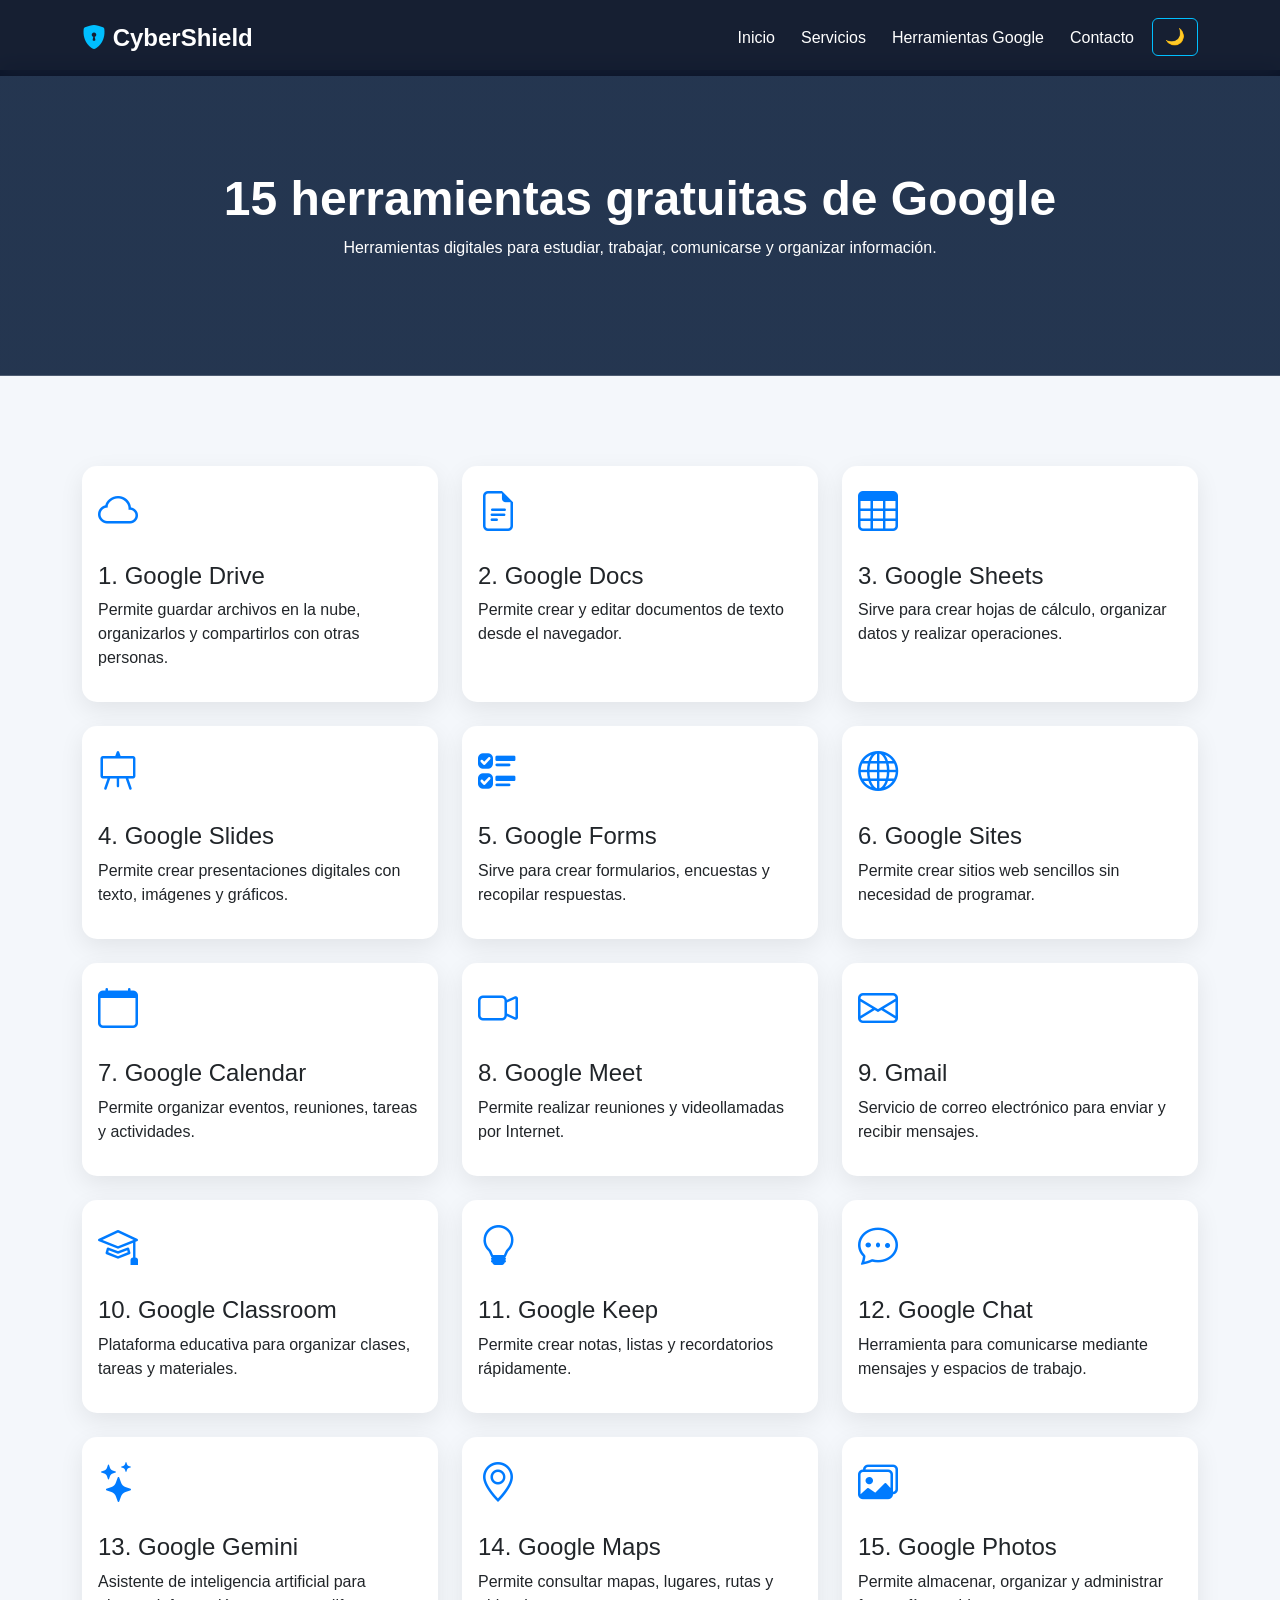
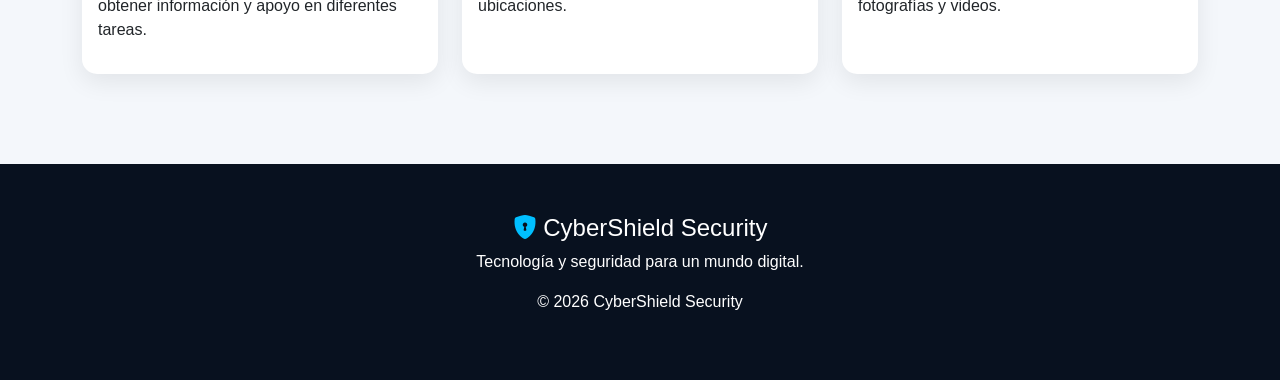
<file: . herramientas.html>
<!DOCTYPE html>
<html lang="es">
<head>

    <meta charset="UTF-8">
    <meta name="viewport" content="width=device-width, initial-scale=1.0">

    <title>Herramientas Google | CyberShield</title>

    <link href="https://cdn.jsdelivr.net/npm/bootstrap@5.3.3/dist/css/bootstrap.min.css"
          rel="stylesheet">

    <link rel="stylesheet"
          href="https://cdn.jsdelivr.net/npm/bootstrap-icons@1.11.3/font/bootstrap-icons.min.css">

    <link rel="stylesheet" href="style.css">

</head>

<body>


<!-- NAVBAR -->

<nav class="navbar navbar-expand-lg fixed-top">

    <div class="container">

        <a class="navbar-brand fw-bold" href="index.html">

            <i class="bi bi-shield-lock-fill"></i>

            CyberShield

        </a>


        <button class="navbar-toggler"
                data-bs-toggle="collapse"
                data-bs-target="#menu">

            <span class="navbar-toggler-icon"></span>

        </button>


        <div class="collapse navbar-collapse" id="menu">

            <ul class="navbar-nav ms-auto">

                <li class="nav-item">
                    <a class="nav-link" href="index.html">
                        Inicio
                    </a>
                </li>

                <li class="nav-item">
                    <a class="nav-link" href="servicios.html">
                        Servicios
                    </a>
                </li>

                <li class="nav-item">
                    <a class="nav-link active" href="herramientas.html">
                        Herramientas Google
                    </a>
                </li>

                <li class="nav-item">
                    <a class="nav-link" href="contacto.html">
                        Contacto
                    </a>
                </li>

                <li class="nav-item">
                    <button id="themeButton"
                            class="btn theme-btn">
                        🌙
                    </button>
                </li>

            </ul>

        </div>

    </div>

</nav>


<!-- HEADER -->

<section class="page-header">

    <div class="container text-center">

        <h1>
            15 herramientas gratuitas de Google
        </h1>

        <p>
            Herramientas digitales para estudiar,
            trabajar, comunicarse y organizar información.
        </p>

    </div>

</section>


<!-- HERRAMIENTAS -->

<section class="section">

    <div class="container">

        <div class="row g-4">


            <!-- 1 -->

            <div class="col-md-6 col-lg-4">

                <div class="card tool-card">

                    <div class="card-body">

                        <div class="tool-icon">
                            <i class="bi bi-cloud"></i>
                        </div>

                        <h4>1. Google Drive</h4>

                        <p>
                            Permite guardar archivos en la nube,
                            organizarlos y compartirlos con otras personas.
                        </p>

                    </div>

                </div>

            </div>


            <!-- 2 -->

            <div class="col-md-6 col-lg-4">

                <div class="card tool-card">

                    <div class="card-body">

                        <div class="tool-icon">
                            <i class="bi bi-file-earmark-text"></i>
                        </div>

                        <h4>2. Google Docs</h4>

                        <p>
                            Permite crear y editar documentos
                            de texto desde el navegador.
                        </p>

                    </div>

                </div>

            </div>


            <!-- 3 -->

            <div class="col-md-6 col-lg-4">

                <div class="card tool-card">

                    <div class="card-body">

                        <div class="tool-icon">
                            <i class="bi bi-table"></i>
                        </div>

                        <h4>3. Google Sheets</h4>

                        <p>
                            Sirve para crear hojas de cálculo,
                            organizar datos y realizar operaciones.
                        </p>

                    </div>

                </div>

            </div>


            <!-- 4 -->

            <div class="col-md-6 col-lg-4">

                <div class="card tool-card">

                    <div class="card-body">

                        <div class="tool-icon">
                            <i class="bi bi-easel"></i>
                        </div>

                        <h4>4. Google Slides</h4>

                        <p>
                            Permite crear presentaciones
                            digitales con texto, imágenes y gráficos.
                        </p>

                    </div>

                </div>

            </div>


            <!-- 5 -->

            <div class="col-md-6 col-lg-4">

                <div class="card tool-card">

                    <div class="card-body">

                        <div class="tool-icon">
                            <i class="bi bi-ui-checks"></i>
                        </div>

                        <h4>5. Google Forms</h4>

                        <p>
                            Sirve para crear formularios,
                            encuestas y recopilar respuestas.
                        </p>

                    </div>

                </div>

            </div>


            <!-- 6 -->

            <div class="col-md-6 col-lg-4">

                <div class="card tool-card">

                    <div class="card-body">

                        <div class="tool-icon">
                            <i class="bi bi-globe"></i>
                        </div>

                        <h4>6. Google Sites</h4>

                        <p>
                            Permite crear sitios web sencillos
                            sin necesidad de programar.
                        </p>

                    </div>

                </div>

            </div>


            <!-- 7 -->

            <div class="col-md-6 col-lg-4">

                <div class="card tool-card">

                    <div class="card-body">

                        <div class="tool-icon">
                            <i class="bi bi-calendar"></i>
                        </div>

                        <h4>7. Google Calendar</h4>

                        <p>
                            Permite organizar eventos,
                            reuniones, tareas y actividades.
                        </p>

                    </div>

                </div>

            </div>


            <!-- 8 -->

            <div class="col-md-6 col-lg-4">

                <div class="card tool-card">

                    <div class="card-body">

                        <div class="tool-icon">
                            <i class="bi bi-camera-video"></i>
                        </div>

                        <h4>8. Google Meet</h4>

                        <p>
                            Permite realizar reuniones y
                            videollamadas por Internet.
                        </p>

                    </div>

                </div>

            </div>


            <!-- 9 -->

            <div class="col-md-6 col-lg-4">

                <div class="card tool-card">

                    <div class="card-body">

                        <div class="tool-icon">
                            <i class="bi bi-envelope"></i>
                        </div>

                        <h4>9. Gmail</h4>

                        <p>
                            Servicio de correo electrónico
                            para enviar y recibir mensajes.
                        </p>

                    </div>

                </div>

            </div>


            <!-- 10 -->

            <div class="col-md-6 col-lg-4">

                <div class="card tool-card">

                    <div class="card-body">

                        <div class="tool-icon">
                            <i class="bi bi-mortarboard"></i>
                        </div>

                        <h4>10. Google Classroom</h4>

                        <p>
                            Plataforma educativa para organizar
                            clases, tareas y materiales.
                        </p>

                    </div>

                </div>

            </div>


            <!-- 11 -->

            <div class="col-md-6 col-lg-4">

                <div class="card tool-card">

                    <div class="card-body">

                        <div class="tool-icon">
                            <i class="bi bi-lightbulb"></i>
                        </div>

                        <h4>11. Google Keep</h4>

                        <p>
                            Permite crear notas, listas y
                            recordatorios rápidamente.
                        </p>

                    </div>

                </div>

            </div>


            <!-- 12 -->

            <div class="col-md-6 col-lg-4">

                <div class="card tool-card">

                    <div class="card-body">

                        <div class="tool-icon">
                            <i class="bi bi-chat-dots"></i>
                        </div>

                        <h4>12. Google Chat</h4>

                        <p>
                            Herramienta para comunicarse mediante
                            mensajes y espacios de trabajo.
                        </p>

                    </div>

                </div>

            </div>


            <!-- 13 -->

            <div class="col-md-6 col-lg-4">

                <div class="card tool-card">

                    <div class="card-body">

                        <div class="tool-icon">
                            <i class="bi bi-stars"></i>
                        </div>

                        <h4>13. Google Gemini</h4>

                        <p>
                            Asistente de inteligencia artificial
                            para obtener información y apoyo en diferentes tareas.
                        </p>

                    </div>

                </div>

            </div>


            <!-- 14 -->

            <div class="col-md-6 col-lg-4">

                <div class="card tool-card">

                    <div class="card-body">

                        <div class="tool-icon">
                            <i class="bi bi-geo-alt"></i>
                        </div>

                        <h4>14. Google Maps</h4>

                        <p>
                            Permite consultar mapas, lugares,
                            rutas y ubicaciones.
                        </p>

                    </div>

                </div>

            </div>


            <!-- 15 -->

            <div class="col-md-6 col-lg-4">

                <div class="card tool-card">

                    <div class="card-body">

                        <div class="tool-icon">
                            <i class="bi bi-images"></i>
                        </div>

                        <h4>15. Google Photos</h4>

                        <p>
                            Permite almacenar, organizar y
                            administrar fotografías y videos.
                        </p>

                    </div>

                </div>

            </div>


        </div>

    </div>

</section>


<!-- FOOTER -->

<footer>

    <div class="container text-center">

        <h4>
            <i class="bi bi-shield-lock-fill"></i>
            CyberShield Security
        </h4>

        <p>
            Tecnología y seguridad para un mundo digital.
        </p>

        <p>
            © 2026 CyberShield Security
        </p>

    </div>

</footer>


<script src="https://cdn.jsdelivr.net/npm/bootstrap@5.3.3/dist/js/bootstrap.bundle.min.js"></script>

<script src="script.js"></script>

</body>
</html>
</file>
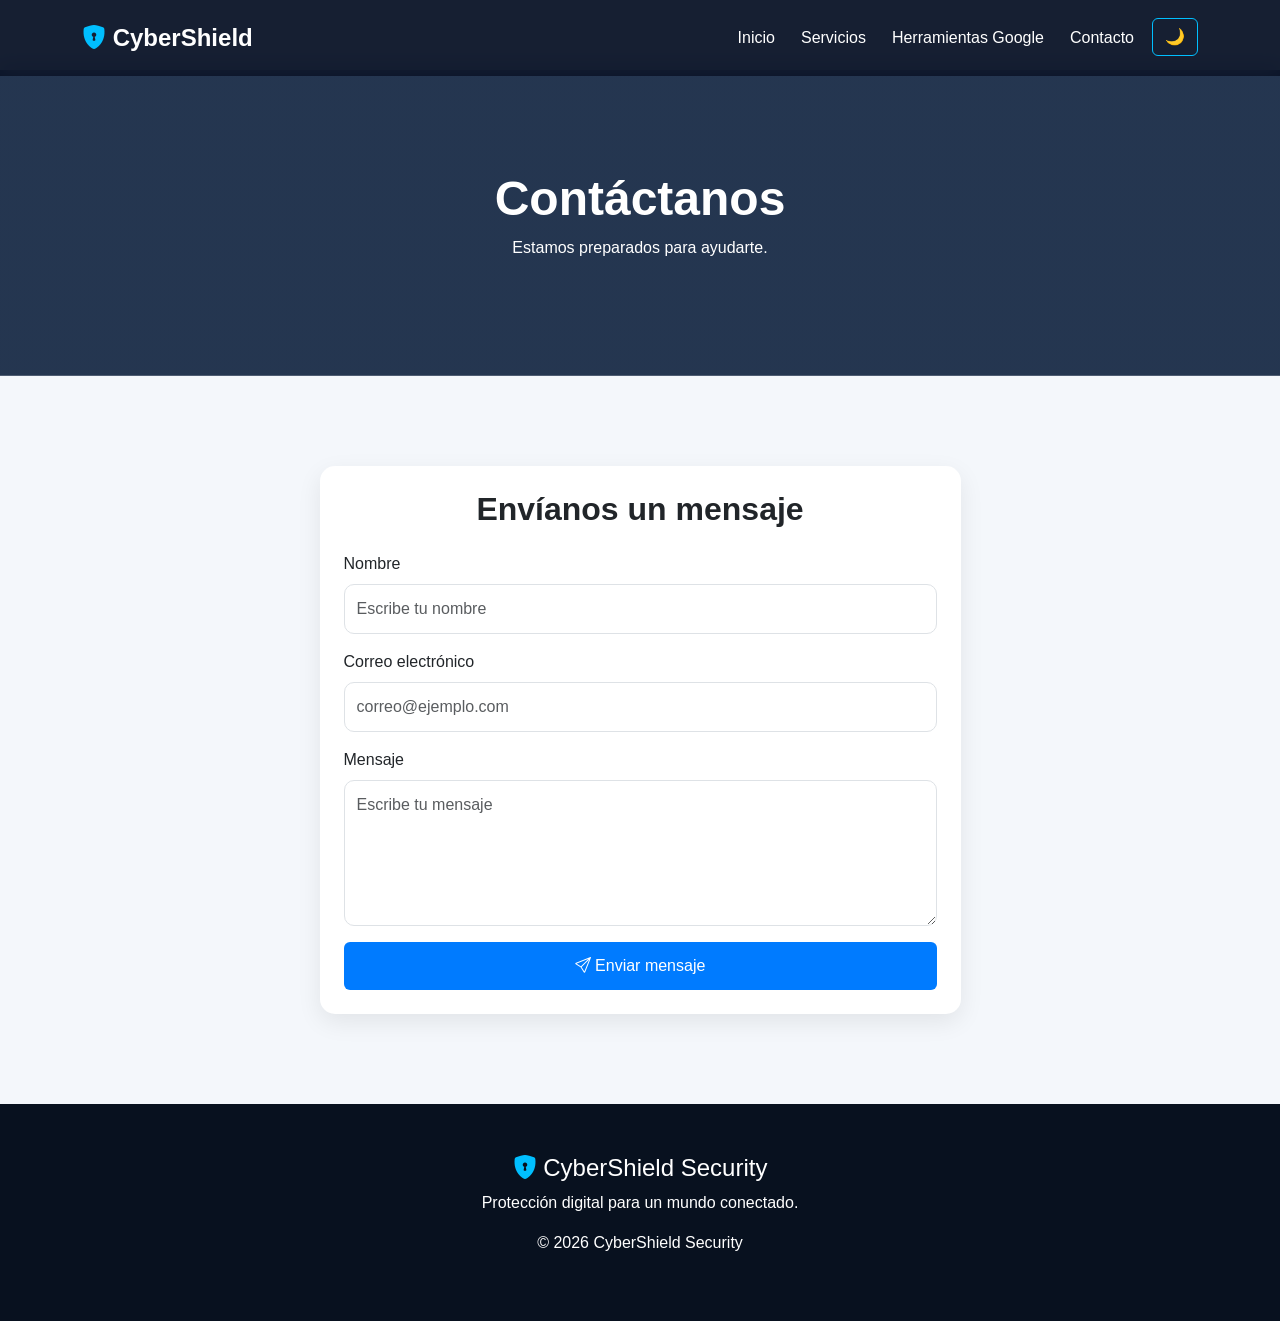
<file: contacto.html>
<!DOCTYPE html>
<html lang="es">

<head>

    <meta charset="UTF-8">

    <meta name="viewport"
          content="width=device-width, initial-scale=1.0">

    <title>Contacto | CyberShield Security</title>

    <link href="https://cdn.jsdelivr.net/npm/bootstrap@5.3.3/dist/css/bootstrap.min.css"
          rel="stylesheet">

    <link rel="stylesheet"
          href="https://cdn.jsdelivr.net/npm/bootstrap-icons@1.11.3/font/bootstrap-icons.min.css">

    <link rel="stylesheet"
          href="style.css">

</head>

<body>


<nav class="navbar navbar-expand-lg fixed-top">

    <div class="container">

        <a class="navbar-brand fw-bold"
           href="index.html">

            <i class="bi bi-shield-lock-fill"></i>
            CyberShield

        </a>


        <button class="navbar-toggler"
                data-bs-toggle="collapse"
                data-bs-target="#menu">

            <span class="navbar-toggler-icon"></span>

        </button>


        <div class="collapse navbar-collapse"
             id="menu">

            <ul class="navbar-nav ms-auto">

                <li class="nav-item">
                    <a class="nav-link"
                       href="index.html">
                        Inicio
                    </a>
                </li>

                <li class="nav-item">
                    <a class="nav-link"
                       href="servicios.html">
                        Servicios
                    </a>
                </li>

                <li class="nav-item">
                    <a class="nav-link"
                       href="herramientas.html">
                        Herramientas Google
                    </a>
                </li>

                <li class="nav-item">
                    <a class="nav-link active"
                       href="contacto.html">
                        Contacto
                    </a>
                </li>

                <li class="nav-item">

                    <button id="themeButton"
                            class="btn theme-btn">
                        🌙
                    </button>

                </li>

            </ul>

        </div>

    </div>

</nav>


<section class="page-header">

    <div class="container text-center">

        <h1>Contáctanos</h1>

        <p>
            Estamos preparados para ayudarte.
        </p>

    </div>

</section>


<section class="section">

    <div class="container">

        <div class="row justify-content-center">

            <div class="col-lg-7">

                <div class="card contact-card">

                    <div class="card-body p-4">

                        <h2 class="text-center mb-4">
                            Envíanos un mensaje
                        </h2>


                        <form id="contactForm">

                            <div class="mb-3">

                                <label class="form-label">
                                    Nombre
                                </label>

                                <input type="text"
                                       class="form-control"
                                       required
                                       placeholder="Escribe tu nombre">

                            </div>


                            <div class="mb-3">

                                <label class="form-label">
                                    Correo electrónico
                                </label>

                                <input type="email"
                                       class="form-control"
                                       required
                                       placeholder="correo@ejemplo.com">

                            </div>


                            <div class="mb-3">

                                <label class="form-label">
                                    Mensaje
                                </label>

                                <textarea class="form-control"
                                          rows="5"
                                          required
                                          placeholder="Escribe tu mensaje"></textarea>

                            </div>


                            <button type="submit"
                                    class="btn btn-primary w-100">

                                <i class="bi bi-send"></i>

                                Enviar mensaje

                            </button>

                        </form>

                    </div>

                </div>

            </div>

        </div>

    </div>

</section>


<footer>

    <div class="container text-center">

        <h4>
            <i class="bi bi-shield-lock-fill"></i>
            CyberShield Security
        </h4>

        <p>
            Protección digital para un mundo conectado.
        </p>

        <p>
            © 2026 CyberShield Security
        </p>

    </div>

</footer>


<script src="https://cdn.jsdelivr.net/npm/bootstrap@5.3.3/dist/js/bootstrap.bundle.min.js"></script>

<script src="script.js"></script>

</body>
</html>
</file>
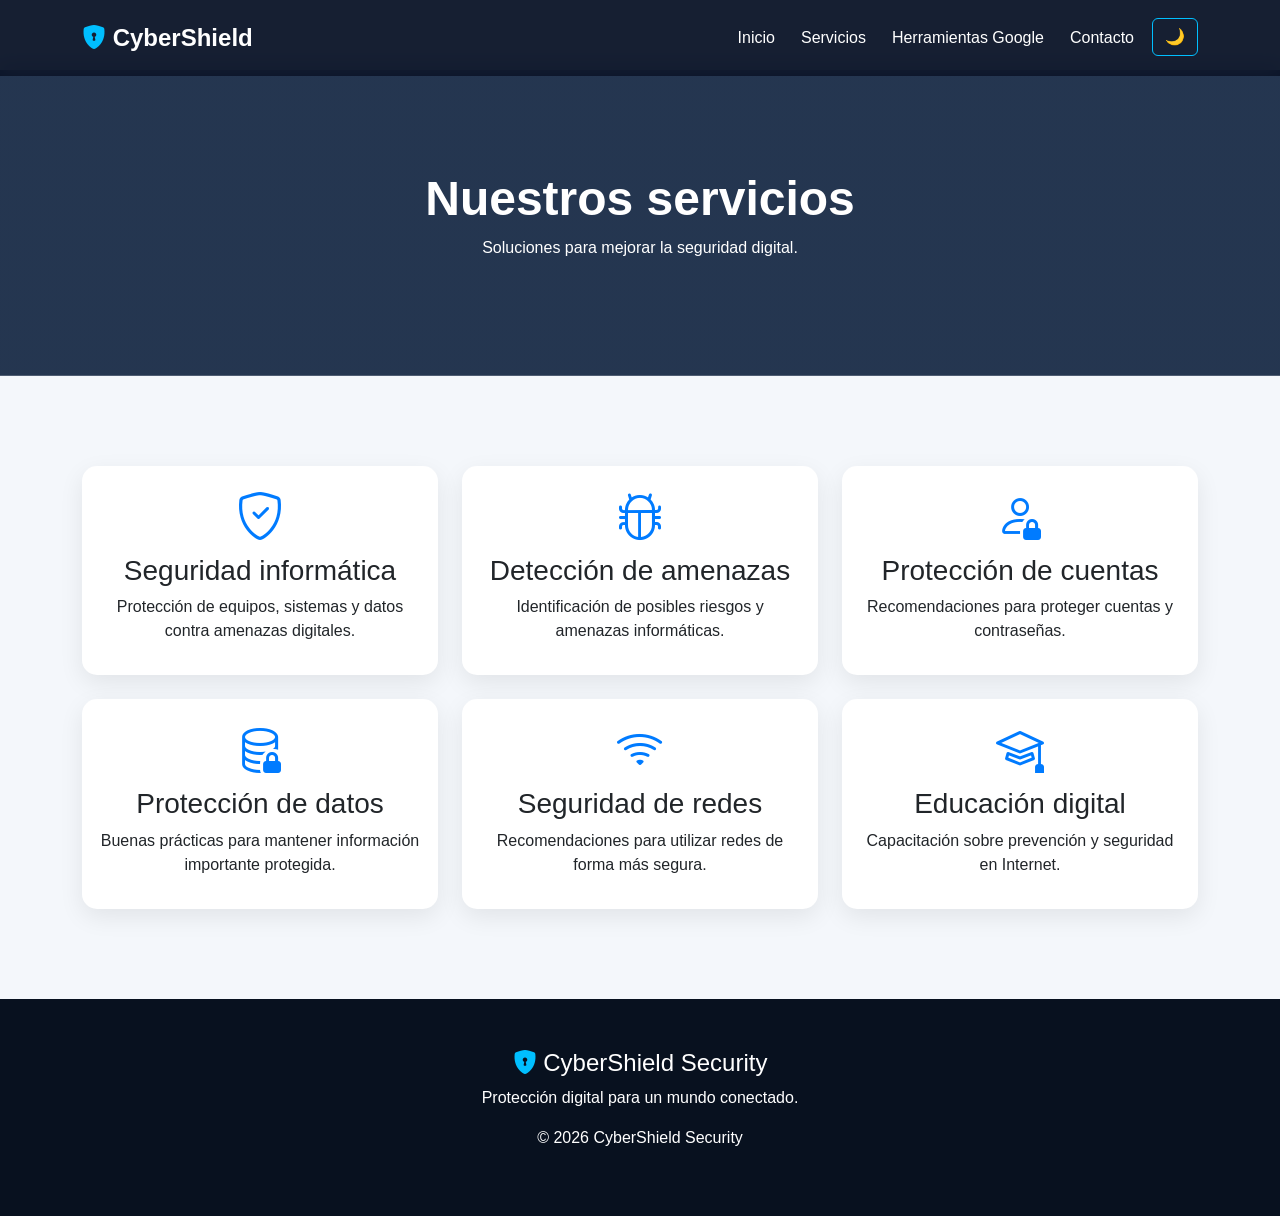
<file: servicios.html>
<!DOCTYPE html>
<html lang="es">

<head>

    <meta charset="UTF-8">

    <meta name="viewport"
          content="width=device-width, initial-scale=1.0">

    <title>Servicios | CyberShield Security</title>

    <link href="https://cdn.jsdelivr.net/npm/bootstrap@5.3.3/dist/css/bootstrap.min.css"
          rel="stylesheet">

    <link rel="stylesheet"
          href="https://cdn.jsdelivr.net/npm/bootstrap-icons@1.11.3/font/bootstrap-icons.min.css">

    <link rel="stylesheet"
          href="style.css">

</head>

<body>


<!-- NAVBAR -->

<nav class="navbar navbar-expand-lg fixed-top">

    <div class="container">

        <a class="navbar-brand fw-bold"
           href="index.html">

            <i class="bi bi-shield-lock-fill"></i>
            CyberShield

        </a>


        <button class="navbar-toggler"
                data-bs-toggle="collapse"
                data-bs-target="#menu">

            <span class="navbar-toggler-icon"></span>

        </button>


        <div class="collapse navbar-collapse"
             id="menu">

            <ul class="navbar-nav ms-auto">

                <li class="nav-item">
                    <a class="nav-link"
                       href="index.html">
                        Inicio
                    </a>
                </li>

                <li class="nav-item">
                    <a class="nav-link active"
                       href="servicios.html">
                        Servicios
                    </a>
                </li>

                <li class="nav-item">
                    <a class="nav-link"
                       href="herramientas.html">
                        Herramientas Google
                    </a>
                </li>

                <li class="nav-item">
                    <a class="nav-link"
                       href="contacto.html">
                        Contacto
                    </a>
                </li>

                <li class="nav-item">

                    <button id="themeButton"
                            class="btn theme-btn">
                        🌙
                    </button>

                </li>

            </ul>

        </div>

    </div>

</nav>


<!-- HEADER -->

<section class="page-header">

    <div class="container text-center">

        <h1>Nuestros servicios</h1>

        <p>
            Soluciones para mejorar la seguridad digital.
        </p>

    </div>

</section>


<!-- SERVICIOS -->

<section class="section">

    <div class="container">

        <div class="row g-4">


            <div class="col-md-6 col-lg-4">

                <div class="card service-card">

                    <div class="card-body text-center">

                        <i class="bi bi-shield-check service-icon"></i>

                        <h3>Seguridad informática</h3>

                        <p>
                            Protección de equipos, sistemas
                            y datos contra amenazas digitales.
                        </p>

                    </div>

                </div>

            </div>


            <div class="col-md-6 col-lg-4">

                <div class="card service-card">

                    <div class="card-body text-center">

                        <i class="bi bi-bug service-icon"></i>

                        <h3>Detección de amenazas</h3>

                        <p>
                            Identificación de posibles riesgos
                            y amenazas informáticas.
                        </p>

                    </div>

                </div>

            </div>


            <div class="col-md-6 col-lg-4">

                <div class="card service-card">

                    <div class="card-body text-center">

                        <i class="bi bi-person-lock service-icon"></i>

                        <h3>Protección de cuentas</h3>

                        <p>
                            Recomendaciones para proteger
                            cuentas y contraseñas.
                        </p>

                    </div>

                </div>

            </div>


            <div class="col-md-6 col-lg-4">

                <div class="card service-card">

                    <div class="card-body text-center">

                        <i class="bi bi-database-lock service-icon"></i>

                        <h3>Protección de datos</h3>

                        <p>
                            Buenas prácticas para mantener
                            información importante protegida.
                        </p>

                    </div>

                </div>

            </div>


            <div class="col-md-6 col-lg-4">

                <div class="card service-card">

                    <div class="card-body text-center">

                        <i class="bi bi-wifi service-icon"></i>

                        <h3>Seguridad de redes</h3>

                        <p>
                            Recomendaciones para utilizar
                            redes de forma más segura.
                        </p>

                    </div>

                </div>

            </div>


            <div class="col-md-6 col-lg-4">

                <div class="card service-card">

                    <div class="card-body text-center">

                        <i class="bi bi-mortarboard service-icon"></i>

                        <h3>Educación digital</h3>

                        <p>
                            Capacitación sobre prevención
                            y seguridad en Internet.
                        </p>

                    </div>

                </div>

            </div>


        </div>

    </div>

</section>


<footer>

    <div class="container text-center">

        <h4>
            <i class="bi bi-shield-lock-fill"></i>
            CyberShield Security
        </h4>

        <p>
            Protección digital para un mundo conectado.
        </p>

        <p>© 2026 CyberShield Security</p>

    </div>

</footer>


<script src="https://cdn.jsdelivr.net/npm/bootstrap@5.3.3/dist/js/bootstrap.bundle.min.js"></script>

<script src="script.js"></script>

</body>
</html>
</file>
<file: style.css>
/* ==============================
   CONFIGURACIÓN GENERAL
============================== */

* {
    margin: 0;
    padding: 0;
    box-sizing: border-box;
}

html {
    scroll-behavior: smooth;
}

body {
    font-family: Arial, Helvetica, sans-serif;
    background: #f4f7fb;
    color: #172033;
    transition: background 0.4s ease,
                color 0.4s ease;
}


/* ==============================
   NAVBAR
============================== */

.navbar {
    background: rgba(10, 20, 40, 0.95);
    backdrop-filter: blur(10px);
    padding: 15px 0;
}

.navbar-brand {
    color: #ffffff !important;
    font-size: 1.5rem;
}

.navbar-brand i {
    color: #00bfff;
}

.nav-link {
    color: #ffffff !important;
    margin-left: 10px;
    transition: 0.3s;
}

.nav-link:hover {
    color: #00bfff !important;
    transform: translateY(-2px);
}

.theme-btn {
    margin-left: 10px;
    border: 1px solid #00bfff;
    color: white;
}


/* ==============================
   CARRUSEL
============================== */

.carousel-item {
    height: 700px;
}

.carousel-item img {
    height: 700px;
    object-fit: cover;
    filter: brightness(45%);
}

.carousel-caption {
    bottom: 25%;
}

.carousel-caption h1 {
    font-size: 4rem;
    font-weight: bold;
    text-shadow: 2px 2px 10px black;
}

.carousel-caption p {
    font-size: 1.3rem;
}


/* ==============================
   BOTONES
============================== */

.btn-primary {
    background: #007bff;
    border: none;
    padding: 12px 25px;
    transition: 0.3s;
}

.btn-primary:hover {
    transform: translateY(-3px);
    box-shadow: 0 8px 20px rgba(0, 123, 255, 0.3);
}


/* ==============================
   SECCIONES
============================== */

.section {
    padding: 90px 0;
}

.section h2 {
    font-weight: bold;
    margin-bottom: 20px;
}


/* ==============================
   CARDS
============================== */

.service-card,
.tool-card,
.contact-card {
    border: none;
    border-radius: 15px;
    background: white;
    box-shadow: 0 8px 25px rgba(0,0,0,0.08);
    height: 100%;
    transition: 0.4s;
}

.service-card:hover,
.tool-card:hover {
    transform: translateY(-10px);
    box-shadow: 0 15px 35px rgba(0,0,0,0.15);
}

.service-icon,
.tool-icon {
    font-size: 3rem;
    color: #007bff;
    margin-bottom: 20px;
}

.tool-icon {
    font-size: 2.5rem;
}


/* ==============================
   HEADER DE PÁGINAS
============================== */

.page-header {
    margin-top: 70px;
    padding: 100px 0;
    background:
        linear-gradient(rgba(0,20,50,0.85),
                        rgba(0,20,50,0.85)),
        url("https://images.unsplash.com/photo-1518770660439-4636190af475?auto=format&fit=crop&w=1600&q=80");

    background-size: cover;
    background-position: center;

    color: white;
}

.page-header h1 {
    font-size: 3rem;
    font-weight: bold;
}


/* ==============================
   FORMULARIO
============================== */

.form-control {
    border-radius: 10px;
    padding: 12px;
}

.form-control:focus {
    border-color: #007bff;
    box-shadow: 0 0 10px rgba(0,123,255,0.2);
}


/* ==============================
   FOOTER
============================== */

footer {
    background: #08111f;
    color: white;
    padding: 50px 0;
}

footer i {
    color: #00bfff;
}


/* ==============================
   MODO OSCURO
============================== */

body.dark-mode {
    background: #0b1220;
    color: #eeeeee;
}

body.dark-mode .section {
    background: #0b1220;
}

body.dark-mode .service-card,
body.dark-mode .tool-card,
body.dark-mode .contact-card {
    background: #151f32;
    color: white;
}

body.dark-mode .form-control {
    background: #101827;
    color: white;
    border-color: #39465c;
}

body.dark-mode .form-control::placeholder {
    color: #aaa;
}

body.dark-mode .services-section {
    background: #0f1828;
}


/* ==============================
   ANIMACIONES
============================== */

.service-card,
.tool-card {
    animation: aparecer 0.8s ease;
}

@keyframes aparecer {

    from {
        opacity: 0;
        transform: translateY(30px);
    }

    to {
        opacity: 1;
        transform: translateY(0);
    }

}


/* ==============================
   RESPONSIVE
============================== */

@media (max-width: 768px) {

    .carousel-item,
    .carousel-item img {
        height: 550px;
    }

    .carousel-caption h1 {
        font-size: 2.3rem;
    }

    .carousel-caption p {
        font-size: 1rem;
    }

    .page-header h1 {
        font-size: 2.2rem;
    }

}
</file>
